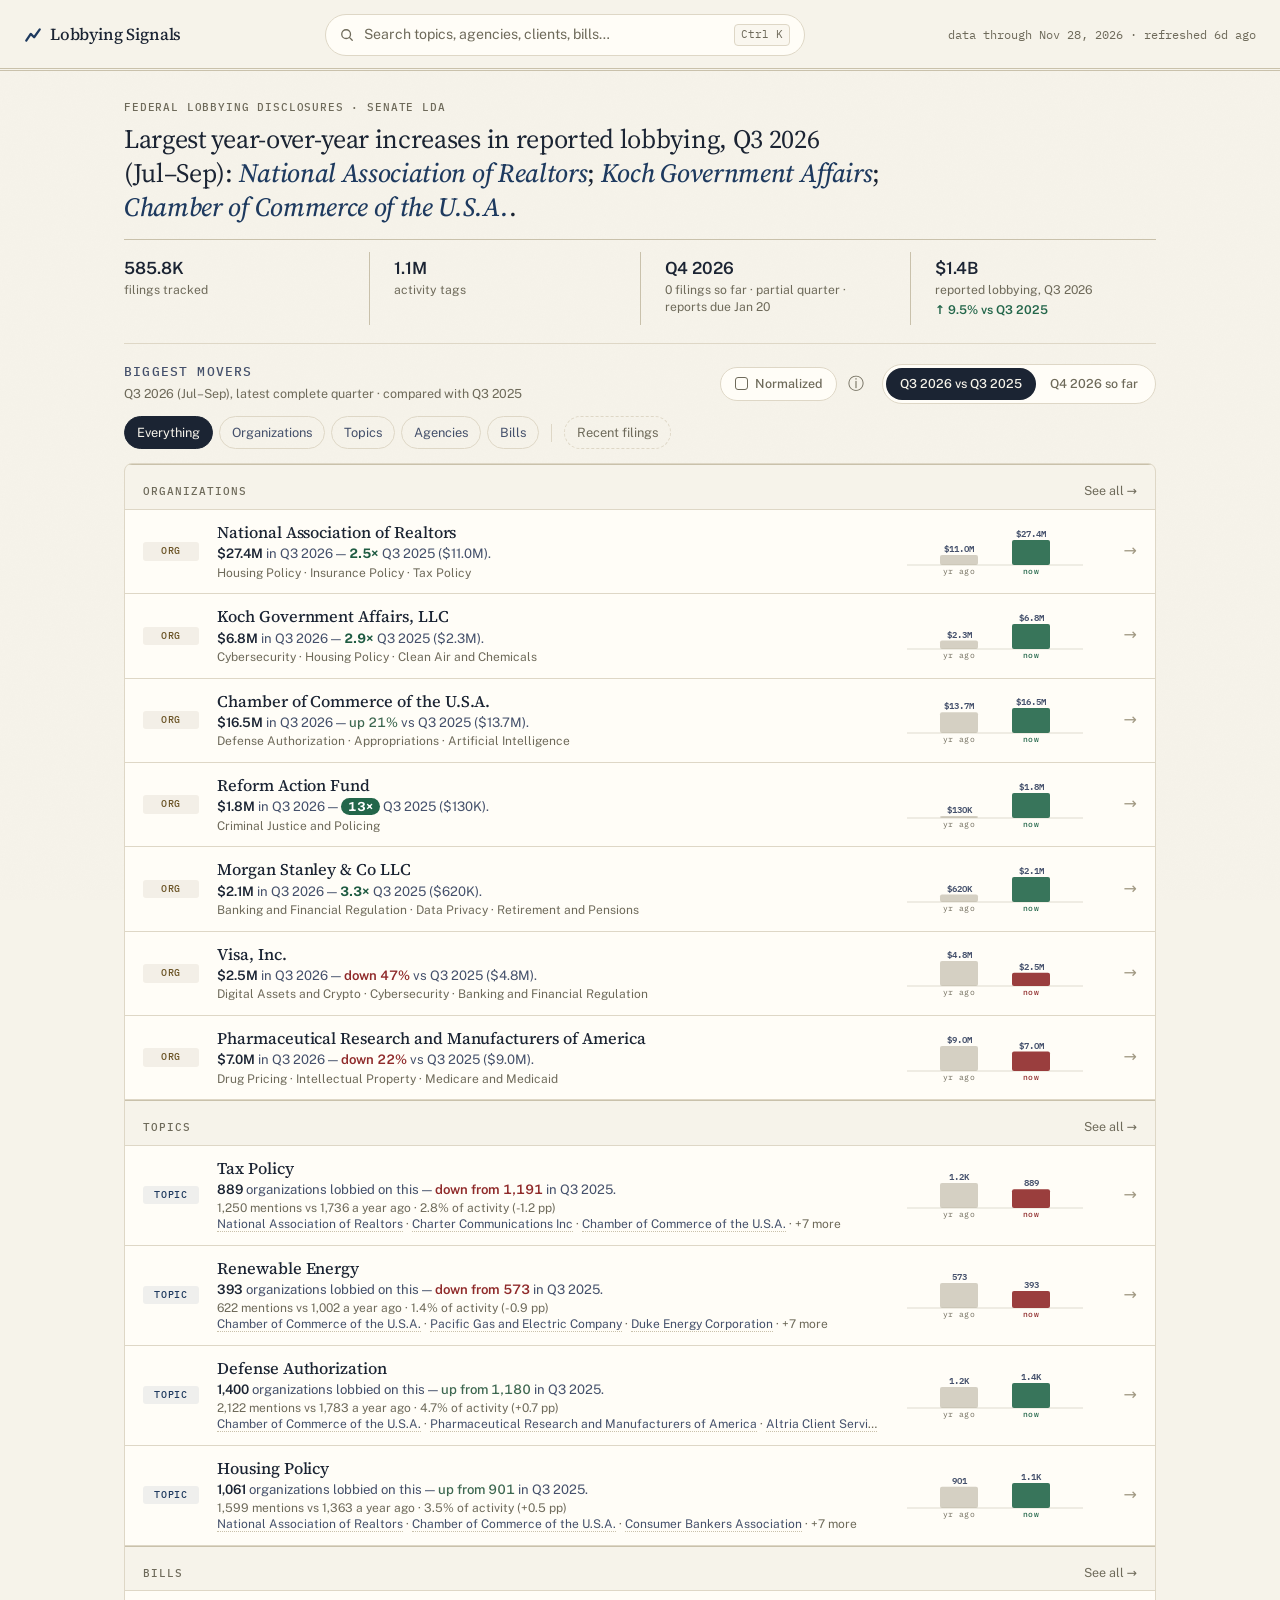
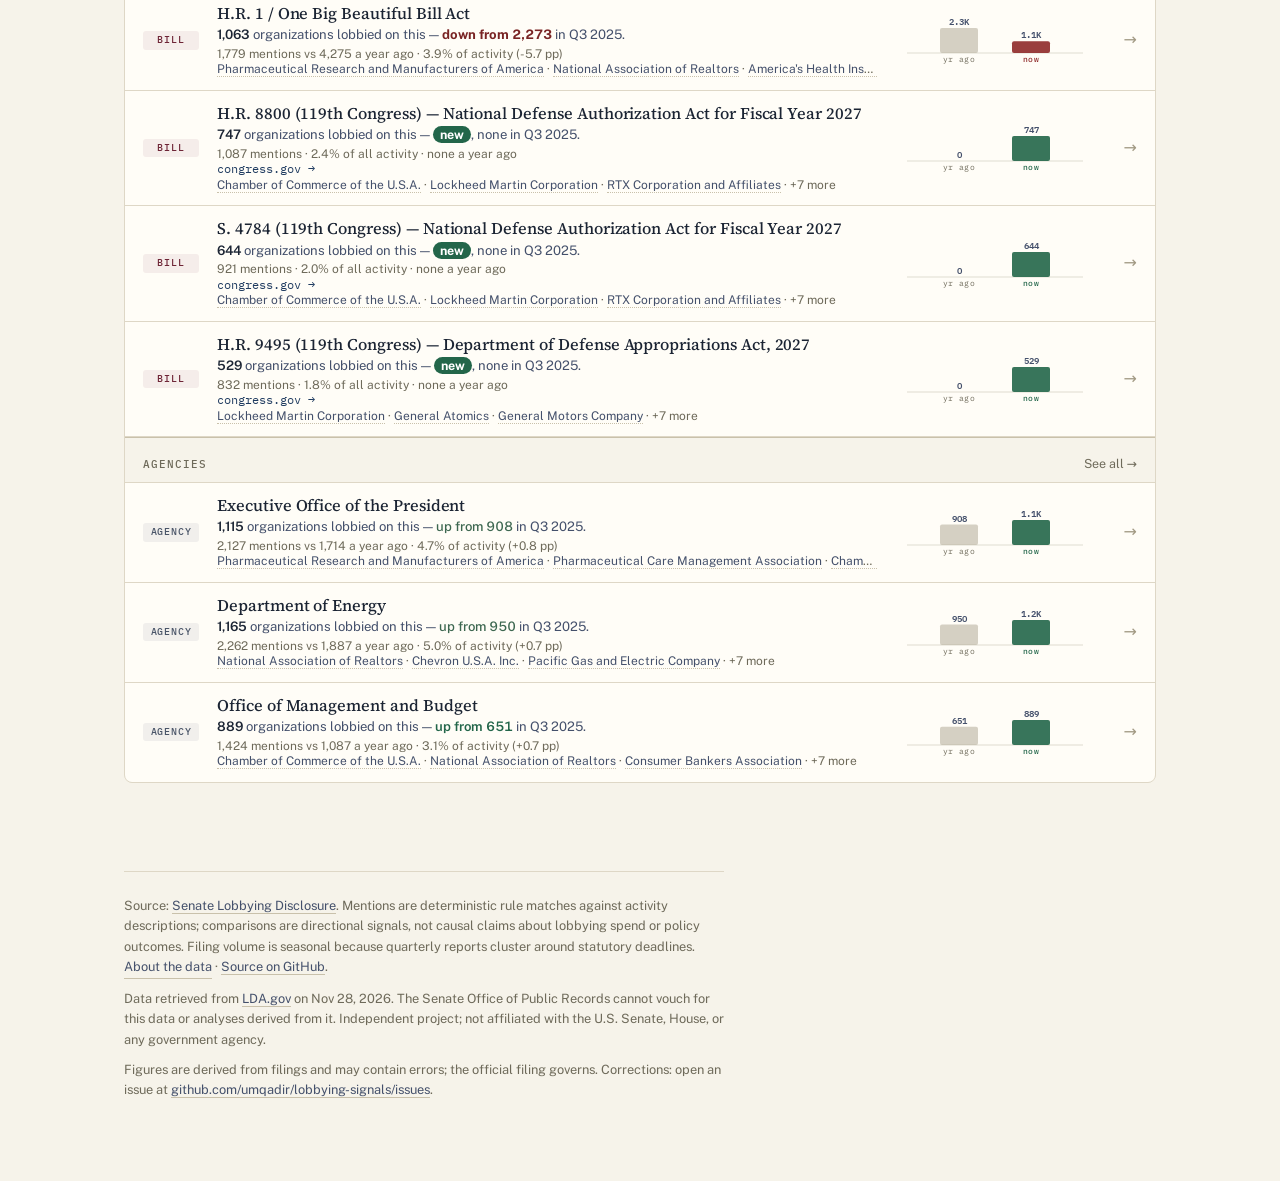
<file: docs/index.html>
<!DOCTYPE html>
<html lang="en">
<head>
    <meta charset="UTF-8">
    <meta name="viewport" content="width=device-width, initial-scale=1.0">
    <title>Lobbying Signals</title>
    <meta name="description" content="Quarterly changes in federal lobbying by organization, topic, agency, and bill, from Lobbying Disclosure Act filings.">
    <meta property="og:type" content="website">
    <meta property="og:title" content="Lobbying Signals">
    <meta property="og:description" content="Quarterly changes in federal lobbying by organization, topic, agency, and bill, from Lobbying Disclosure Act filings.">
    <meta property="og:url" content="https://umqadir.github.io/lobbying-signals/">
    <meta property="og:site_name" content="Lobbying Signals">
    <meta property="og:image" content="https://umqadir.github.io/lobbying-signals/social-preview.png">
    <meta property="og:image:width" content="2400">
    <meta property="og:image:height" content="1260">
    <meta property="og:image:alt" content="Lobbying Signals: quarterly changes in federal lobbying disclosures">
    <meta name="twitter:card" content="summary_large_image">
    <meta name="twitter:title" content="Lobbying Signals">
    <meta name="twitter:description" content="Quarterly changes in federal lobbying by organization, topic, agency, and bill, from Lobbying Disclosure Act filings.">
    <meta name="twitter:image" content="https://umqadir.github.io/lobbying-signals/social-preview.png">
    <meta name="twitter:image:alt" content="Lobbying Signals: quarterly changes in federal lobbying disclosures">
    <link rel="icon" href="data:image/svg+xml,%3Csvg xmlns='http://www.w3.org/2000/svg' viewBox='0 0 16 16'%3E%3Cpath d='M2 13L6 7L9 10L14 3' stroke='%231e3a5f' stroke-width='2' fill='none' stroke-linecap='round' stroke-linejoin='round'/%3E%3C/svg%3E">
    <link rel="icon" href="favicon.ico" sizes="32x32">
    <link rel="apple-touch-icon" href="apple-touch-icon.png">
    <link rel="preconnect" href="https://fonts.googleapis.com">
    <link rel="preconnect" href="https://fonts.gstatic.com" crossorigin>
    <link href="https://fonts.googleapis.com/css2?family=Source+Serif+4:opsz,wght@8..60,400;8..60,500;8..60,600&family=Public+Sans:wght@400;500;600;700&family=IBM+Plex+Mono:wght@400;500&display=swap" rel="stylesheet">
    <link rel="stylesheet" href="styles.css?v=2026-10-26">
</head>
<body>
    <header class="topbar">
        <a class="brand" href="#" aria-label="Lobbying Signals home">
            <svg class="brand-mark" viewBox="0 0 16 16" aria-hidden="true">
                <path d="M2 13L6 7L9 10L14 3" stroke="currentColor" stroke-width="2" fill="none" stroke-linecap="round" stroke-linejoin="round"/>
            </svg>
            <span>Lobbying Signals</span>
        </a>
        <button class="search-trigger" id="search-trigger" type="button" aria-label="Open search">
            <svg viewBox="0 0 16 16" aria-hidden="true" class="search-icon">
                <circle cx="7" cy="7" r="5" fill="none" stroke="currentColor" stroke-width="1.5"/>
                <path d="M11 11L14 14" stroke="currentColor" stroke-width="1.5" stroke-linecap="round"/>
            </svg>
            <span class="search-trigger-label">Search topics, agencies, clients, bills…</span>
            <kbd class="search-trigger-kbd">⌘K</kbd>
        </button>
        <div class="topbar-meta" id="topbar-meta"></div>
    </header>

    <main class="page">
        <section class="hero" id="hero">
            <p class="hero-eyebrow">Federal lobbying disclosures · Senate LDA</p>
            <h1 class="hero-headline" id="hero-headline">Loading the latest signals…</h1>
            <ul class="hero-stats" id="hero-stats"></ul>
            <p class="hero-asof" id="hero-asof" hidden></p>
        </section>

        <section class="movers">
            <div class="movers-head">
                <div class="movers-title">
                    <h2>Biggest movers</h2>
                    <p class="movers-sub" id="movers-sub">Loading…</p>
                </div>
                <div class="movers-controls">
                    <div class="norm-control" id="norm-control" hidden>
                        <button class="norm-toggle" id="norm-toggle" type="button" hidden aria-pressed="false" aria-describedby="norm-explainer">
                            <span class="norm-box" aria-hidden="true">
                                <svg viewBox="0 0 10 10"><path d="M1.5 5.5L4 8L8.5 2.5" stroke="currentColor" stroke-width="2" fill="none" stroke-linecap="round" stroke-linejoin="round"/></svg>
                            </span>
                            <span class="norm-label">Normalized</span>
                        </button>
                        <button class="norm-info" id="norm-info" type="button" aria-label="About Normalized" aria-describedby="norm-explainer" aria-controls="norm-explainer" aria-expanded="false">ⓘ</button>
                        <div class="norm-explainer" id="norm-explainer" role="tooltip" hidden></div>
                    </div>
                    <div class="seg" id="frame-seg" role="group" aria-label="Comparison period"></div>
                </div>
            </div>
            <div class="cat-row" id="cat-row" role="group" aria-label="Category">
                <button class="cat-pill active" data-cat="all" type="button" aria-pressed="true">Everything</button>
                <button class="cat-pill" data-cat="clients" type="button" id="cat-pill-clients" aria-pressed="false">Organizations</button>
                <button class="cat-pill" data-cat="topics" type="button" aria-pressed="false">Topics</button>
                <button class="cat-pill" data-cat="entities" type="button" aria-pressed="false">Agencies</button>
                <button class="cat-pill" data-cat="legislation" type="button" aria-pressed="false">Bills</button>
                <span class="cat-row-sep" aria-hidden="true"></span>
                <button class="cat-pill ghost" data-cat="recent" type="button" aria-pressed="false">Recent filings</button>
            </div>
            <ol class="mover-list" id="mover-list"></ol>
        </section>

        <footer class="footnote">
            <p>Source: <a href="https://lda.gov/filings/public/filing/search/" rel="noopener">Senate Lobbying Disclosure</a>. Mentions are deterministic rule matches against activity descriptions; comparisons are directional signals, not causal claims about lobbying spend or policy outcomes. Filing volume is seasonal because quarterly reports cluster around statutory deadlines. <button class="footnote-link" type="button" data-open-about>About the data</button> · <a href="https://github.com/umqadir/lobbying-signals" rel="noopener">Source on GitHub</a>.</p>
            <p>Data retrieved from <a href="https://lda.gov/" rel="noopener">LDA.gov</a><span data-retrieved></span>. The Senate Office of Public Records cannot vouch for this data or analyses derived from it. Independent project; not affiliated with the U.S. Senate, House, or any government agency.</p>
            <p>Figures are derived from filings and may contain errors; the official filing governs. Corrections: open an issue at <a href="https://github.com/umqadir/lobbying-signals/issues" rel="noopener">github.com/umqadir/lobbying-signals/issues</a>.</p>
        </footer>
    </main>

    <div class="about" id="about" aria-hidden="true">
        <div class="about-scrim" data-close-about></div>
        <div class="about-card" role="dialog" aria-modal="true" aria-labelledby="about-title" tabindex="-1">
            <header class="about-head">
                <h2 id="about-title">About the data</h2>
                <button class="drawer-close" type="button" data-close-about aria-label="Close">
                    <svg viewBox="0 0 16 16" aria-hidden="true"><path d="M4 4L12 12M12 4L4 12" stroke="currentColor" stroke-width="1.5" stroke-linecap="round"/></svg>
                </button>
            </header>
            <div class="about-body">
                <p><strong>What this is.</strong> A tracker of federal lobbying disclosures filed with the Senate under the Lobbying Disclosure Act (LDA). It shows which organizations, topics, agencies, and bills have more or less reported lobbying activity than a year earlier.</p>
                <p><strong>Where the data comes from.</strong> Quarterly activity reports from the official <a href="https://lda.gov/filings/public/filing/search/" rel="noopener">Senate LDA database</a>, refreshed daily. Coverage: <span id="about-coverage">several years of filings</span>. Every example filing links to the official Senate record.</p>
                <p><strong>What a “mention” is.</strong> Each filing describes its lobbying activities in free text. Versioned, deterministic rules (no AI model calls) tag those descriptions with topics, agencies, and legislation. One activity description that matches a tag counts as one mention, so a single filing can produce many mentions. Bill numbers are scoped to their Congress (an “H.R. 1” from 2017 and one from 2025 are different laws), and a law's number, short name, and public-law number are counted as one bill.</p>
                <p><strong>How comparisons work.</strong> Every view uses the same two comparison periods. Both are year-over-year and both use report quarters (Q1 = Jan–Mar, Q2 = Apr–Jun, Q3 = Jul–Sep, Q4 = Oct–Dec). LDA reports are filed quarterly and most arrive just before each deadline, so comparing rolling date windows would mostly measure when reports were filed. The default view compares the latest complete report quarter with the same quarter a year earlier; lobbying is seasonal, so same-quarter comparisons are like for like. The second view covers the most recent quarter, whose reports are still arriving: reports filed so far are compared with reports for the same quarter last year that had been filed by the same date. Early in a filing period that sample is small, and filing counts are shown for both sides. “Share” is a tag's percentage of all tagged mentions in a period, which adjusts for changes in total volume.</p>
                <p><strong>Normalized view.</strong> The Normalized tickbox restates aggregate dollar figures in constant dollars (CPI-U, base = the latest complete calendar year, each quarter deflated by its own factor) and switches mention histories to each quarter's share of all tagged activity. This removes the effect of overall inflation and of growth in total filing volume. Individual filing records always show as-filed amounts.</p>
                <p><strong>Confidence.</strong> A rule-based label based on how much volume sits behind a change and how far its share moved against the year-ago quarter. It is not a statistical test.</p>
                <p><strong>Limitations.</strong> These are descriptive comparisons, not causal claims. Income is reported per filing, not per issue, so income figures attribute a filing's whole income to each of its tags. The newest quarter is incomplete until well after the statutory deadline. Rule-based tagging misses paraphrases a person would catch. Amendments and termination reports are included: when a filer amends or terminates a report, its latest filing replaces the original for that report period, so the figures shown are the corrected ones, not the amounts originally filed. A small number of filings report amounts that are not U.S.-dollar lobbying spending (for example, an amount stated in a currency the filer issued itself). These were checked by hand against the Senate record and are excluded; the reasons and evidence are documented in the source code.</p>
                <p><strong>Organization spend.</strong> The Organizations view tracks reported dollars rather than mention counts: each client's reported income or expenses, summed per organization per report quarter, under the same two comparison periods as everything else. A quarter counts as complete about six weeks after its statutory filing deadline, so late filings do not appear as a decline. Name variants for the same organization (legal-suffix differences, "on behalf of" filers, former names) are combined. These are quarterly LDA totals and are not divided among the topics an organization lobbied on.</p>
                <p><strong>Source terms and corrections.</strong> Data retrieved from <a href="https://lda.gov/" rel="noopener">LDA.gov</a><span data-retrieved></span>. The Senate Office of Public Records cannot vouch for this data or analyses derived from it. Independent project; not affiliated with the U.S. Senate, House, or any government agency. Figures are derived from filings and may contain errors; the official filing governs. Corrections: open an issue at <a href="https://github.com/umqadir/lobbying-signals/issues" rel="noopener">github.com/umqadir/lobbying-signals/issues</a>.</p>
            </div>
        </div>
    </div>

    <div class="drawer" id="drawer" aria-hidden="true">
        <div class="drawer-scrim" data-close-drawer></div>
        <div class="drawer-card" id="drawer-card" role="dialog" aria-modal="true" aria-label="Detail panel" tabindex="-1">
            <header class="drawer-head">
                <div class="drawer-trail" id="drawer-trail"></div>
                <button class="drawer-close" type="button" data-close-drawer aria-label="Close detail panel">
                    <svg viewBox="0 0 16 16" aria-hidden="true"><path d="M4 4L12 12M12 4L4 12" stroke="currentColor" stroke-width="1.5" stroke-linecap="round"/></svg>
                </button>
            </header>
            <div class="drawer-body" id="drawer-body"></div>
        </div>
    </div>

    <div class="palette" id="palette" aria-hidden="true">
        <div class="palette-scrim" data-close-palette></div>
        <div class="palette-card" role="dialog" aria-label="Search">
            <div class="palette-input-row">
                <svg viewBox="0 0 16 16" aria-hidden="true" class="palette-icon">
                    <circle cx="7" cy="7" r="5" fill="none" stroke="currentColor" stroke-width="1.5"/>
                    <path d="M11 11L14 14" stroke="currentColor" stroke-width="1.5" stroke-linecap="round"/>
                </svg>
                <input id="palette-input" type="text" placeholder="Search topics, agencies, clients, bills…" autocomplete="off" spellcheck="false">
                <kbd class="palette-kbd">esc</kbd>
            </div>
            <div class="palette-results" id="palette-results"></div>
            <div class="palette-foot">
                <span><kbd>↑↓</kbd> navigate</span>
                <span><kbd>↵</kbd> open</span>
                <span><kbd>esc</kbd> close</span>
            </div>
        </div>
    </div>

    <script src="app.js?v=2026-10-26"></script>
</body>
</html>
</file>
<file: docs/styles.css>
/* ══════════════════════════════════════════════
   Lobbying Signals — Editorial dashboard
   ══════════════════════════════════════════════ */

*, *::before, *::after { margin: 0; padding: 0; box-sizing: border-box; }

:root {
    /* Surfaces */
    --bg:        #f6f3ea;
    --paper:    #fffdf7;
    --paper-2:   #faf7ef;
    --line:     #ded7c6;
    --line-2:   #c9c1ab;

    /* Ink */
    --ink:        #1b2433;
    --ink-2:     #44506b;
    --ink-3:     #6e6a5a;
    --ink-4:     #a29a84;

    /* Accents */
    --accent:        #1e3a5f;          /* federal navy — primary signal */
    --accent-soft:    rgba(30,58,95,0.07);
    --accent-line:    rgba(30,58,95,0.22);

    --up:           #23664a;
    --up-soft:      rgba(35,102,74,0.10);
    --down:         #8f2a2a;
    --down-soft:    rgba(143,42,42,0.08);

    /* Category hues */
    --cat-topic:        #1f3a5f;
    --cat-topic-soft:    rgba(31,58,95,0.07);
    --cat-entity:        #4a5568;
    --cat-entity-soft:    rgba(74,85,104,0.08);
    --cat-bill:        #6e2536;
    --cat-bill-soft:    rgba(110,37,54,0.07);
    --cat-org:        #6b5426;
    --cat-org-soft:    rgba(107,84,38,0.08);
    --cat-filing:        #4a4a4a;
    --cat-filing-soft:   rgba(74,74,74,0.06);

    /* Type */
    --serif:    'Source Serif 4', 'Iowan Old Style', 'Charter', Georgia, serif;
    --sans:    'Public Sans', -apple-system, system-ui, 'Segoe UI', sans-serif;
    --mono:    'IBM Plex Mono', 'SF Mono', ui-monospace, monospace;

    --radius:    4px;
    --radius-lg:    8px;
    --radius-pill:    999px;

    --shadow-sm:    0 1px 2px rgba(20,20,20,0.03);
    --shadow:    0 4px 16px rgba(20,20,20,0.04), 0 1px 2px rgba(20,20,20,0.03);
    --shadow-lg:    0 24px 60px rgba(20,20,20,0.11), 0 4px 16px rgba(20,20,20,0.06);

    --ease:    cubic-bezier(0.22, 0.1, 0.25, 1);
    --max-w:    1080px;
}

@media (prefers-color-scheme: dark) {
    :root {
        --bg:        #12151c;
        --paper:    #191d27;
        --paper-2:    #1f2430;
        --line:        #2a3040;
        --line-2:        #39415a;

        --ink:        #e9e5d8;
        --ink-2:    #b8b2a0;
        --ink-3:    #8d8875;
        --ink-4:    #5f5c4e;

        --accent:        #8fb0d6;
        --accent-soft:    rgba(143,176,214,0.10);
        --accent-line:    rgba(143,176,214,0.28);

        --up:        #5fae85;
        --up-soft:    rgba(95,174,133,0.10);
        --down:        #cf7a72;
        --down-soft:    rgba(207,122,114,0.10);

        --cat-topic:        #93b8e0;
        --cat-topic-soft:    rgba(147,184,224,0.10);
        --cat-entity:        #a9b4c7;
        --cat-entity-soft:    rgba(169,180,199,0.10);
        --cat-bill:        #c48a93;
        --cat-bill-soft:    rgba(196,138,147,0.10);
        --cat-org:        #d6b066;
        --cat-org-soft:    rgba(214,176,102,0.10);
        --cat-filing:        #b8b2a0;
        --cat-filing-soft:    rgba(184,178,160,0.08);

        --shadow-sm:    0 1px 2px rgba(0,0,0,0.21);
        --shadow:    0 4px 16px rgba(0,0,0,0.21), 0 1px 2px rgba(0,0,0,0.14);
        --shadow-lg:    0 24px 60px rgba(0,0,0,0.35), 0 4px 16px rgba(0,0,0,0.21);
    }
}

html { color-scheme: light dark; }

body {
    position: relative;
    background: var(--bg);
    color: var(--ink);
    font-family: var(--sans);
    font-size: 15px;
    line-height: 1.55;
    -webkit-font-smoothing: antialiased;
    -moz-osx-font-smoothing: grayscale;
    min-height: 100vh;
}

/* Paper grain — a faint fixed noise overlay for the archival-paper light
   theme. Off in dark mode, where the ink surfaces don't read as paper. */
body::before {
    content: "";
    position: fixed;
    inset: 0;
    z-index: -1;
    pointer-events: none;
    opacity: 0.022;
    background-image: url("data:image/svg+xml,%3Csvg xmlns='http://www.w3.org/2000/svg' width='180' height='180'%3E%3Cfilter id='n'%3E%3CfeTurbulence type='fractalNoise' baseFrequency='0.85' numOctaves='2' stitchTiles='stitch'/%3E%3CfeColorMatrix type='saturate' values='0'/%3E%3C/filter%3E%3Crect width='100%25' height='100%25' filter='url(%23n)'/%3E%3C/svg%3E");
    background-repeat: repeat;
}

@media (prefers-color-scheme: dark) {
    body::before { display: none; }
}

a { color: var(--accent); text-decoration: none; }
a:hover { text-decoration: underline; }

button { font: inherit; color: inherit; cursor: pointer; background: none; border: none; }
input { font: inherit; color: inherit; }

/* ─── Top bar ─── */

.topbar {
    position: sticky;
    top: 0;
    z-index: 50;
    display: grid;
    grid-template-columns: auto 1fr auto;
    align-items: center;
    gap: 24px;
    padding: 14px 24px 12px;
    background: rgba(246,243,234,0.88);
    backdrop-filter: blur(10px);
    -webkit-backdrop-filter: blur(10px);
    border-bottom: 3px double var(--line-2);
}

@media (prefers-color-scheme: dark) {
    .topbar { background: rgba(18,21,28,0.88); }
}

.brand {
    display: inline-flex;
    align-items: center;
    gap: 8px;
    color: var(--ink);
    text-decoration: none;
    font-family: var(--serif);
    font-size: 1.05rem;
    font-weight: 500;
    letter-spacing: -0.01em;
}

.brand:hover { text-decoration: none; color: var(--accent); }

.brand-mark { width: 18px; height: 18px; color: var(--accent); flex-shrink: 0; }

.search-trigger {
    display: inline-flex;
    align-items: center;
    gap: 10px;
    width: 100%;
    max-width: 480px;
    margin: 0 auto;
    padding: 9px 14px;
    background: var(--paper);
    border: 1px solid var(--line);
    border-radius: var(--radius-pill);
    color: var(--ink-3);
    font-size: 0.88rem;
    transition: border-color 0.15s var(--ease), background 0.15s var(--ease);
}

.search-trigger:hover {
    border-color: var(--line-2);
    background: var(--paper-2);
    color: var(--ink-2);
}

.search-icon { width: 14px; height: 14px; flex-shrink: 0; color: var(--ink-3); }
.search-trigger-label {
    flex: 1;
    text-align: left;
    overflow: hidden;
    text-overflow: ellipsis;
    white-space: nowrap;
}

.search-trigger-kbd, kbd {
    font-family: var(--mono);
    font-size: 0.7rem;
    color: var(--ink-3);
    background: var(--paper-2);
    border: 1px solid var(--line);
    border-radius: 4px;
    padding: 1px 6px;
}

.topbar-meta {
    font-family: var(--mono);
    font-size: 0.72rem;
    color: var(--ink-3);
    white-space: nowrap;
    text-align: right;
}

/* ─── Page layout ─── */

.page {
    max-width: var(--max-w);
    margin: 0 auto;
    padding: 0 24px 80px;
}

/* ─── Hero ─── */

.hero {
    padding: 28px 0 18px;
    border-bottom: 1px solid var(--line);
}

.hero-eyebrow {
    font-family: var(--mono);
    font-size: 0.66rem;
    font-weight: 500;
    text-transform: uppercase;
    letter-spacing: 0.08em;
    color: var(--ink-3);
    margin-bottom: 8px;
}

.hero-headline {
    font-family: var(--serif);
    font-size: clamp(1.25rem, 2.4vw, 1.65rem);
    font-weight: 400;
    line-height: 1.28;
    letter-spacing: -0.012em;
    color: var(--ink);
    max-width: 60ch;
}

.hero-headline em {
    font-style: italic;
    color: var(--accent);
    font-weight: 500;
}

.hero-stats {
    list-style: none;
    display: flex;
    flex-wrap: wrap;
    gap: 0;
    margin-top: 14px;
    padding-top: 12px;
    border-top: 1px solid var(--line-2);
}

.hero-stats li {
    flex: 1;
    min-width: 150px;
    padding: 6px 24px;
    border-right: 1px solid var(--line-2);
    display: flex;
    flex-direction: column;
    gap: 3px;
}

.hero-stats li:first-child { padding-left: 0; }
.hero-stats li:last-child { border-right: none; padding-right: 0; }

.hero-stats .stat-value {
    display: block;
    font-family: var(--sans);
    font-size: 1.05rem;
    font-weight: 600;
    color: var(--ink);
    letter-spacing: -0.005em;
    line-height: 1.2;
}

.hero-stats .stat-label {
    display: block;
    font-size: 0.76rem;
    color: var(--ink-3);
    line-height: 1.45;
}

.hero-stats .stat-trend.up { color: var(--up); }
.hero-stats .stat-trend.down { color: var(--down); }
.hero-stats .stat-change { font-weight: 600; }

/* Phones: the top bar's "data through" date moves under the hero. */
.hero-asof {
    display: none;
    margin-top: 12px;
    font-family: var(--mono);
    font-size: 0.72rem;
    color: var(--ink-3);
}
.hero-asof[hidden] { display: none !important; }

/* No physical keyboard shortcut on touch-only devices. */
@media (hover: none) and (pointer: coarse) {
    .search-trigger-kbd { display: none; }
}

/* ─── Movers ─── */

/* The hero's border-bottom is the one divider between sections — no
   second hairline here, and no stacked padding band. */
.movers {
    padding: 18px 0 24px;
}

.movers-head {
    display: flex;
    align-items: flex-end;
    justify-content: space-between;
    gap: 16px;
    flex-wrap: wrap;
    margin-bottom: 12px;
}

.movers-title h2 {
    font-family: var(--mono);
    font-size: 0.82rem;
    font-weight: 500;
    text-transform: uppercase;
    letter-spacing: 0.09em;
    color: var(--ink-2);
}

.movers-sub {
    font-size: 0.78rem;
    color: var(--ink-3);
    margin-top: 2px;
}

.movers-controls {
    display: flex;
    gap: 10px;
    flex-wrap: wrap;
}

.seg {
    display: inline-flex;
    background: var(--paper);
    border: 1px solid var(--line);
    border-radius: var(--radius-pill);
    padding: 3px;
}

.seg-btn {
    padding: 6px 14px;
    border-radius: var(--radius-pill);
    font-size: 0.78rem;
    font-weight: 500;
    color: var(--ink-3);
    transition: all 0.12s var(--ease);
    white-space: nowrap;
}

.seg-btn:hover { color: var(--ink); }

.seg-btn.active {
    background: var(--ink);
    color: var(--bg);
}

.seg-btn:disabled {
    color: var(--ink-4);
    opacity: 0.55;
    cursor: not-allowed;
}
.seg-btn:disabled:hover { color: var(--ink-4); }

/* Normalization control and category-specific explanation. */
.norm-control { display: inline-flex; align-items: center; gap: 3px; position: relative; }
.norm-control[hidden], .norm-explainer[hidden] { display: none; }
.norm-info {
    width: 32px;
    min-height: 32px;
    flex: none;
    border: none;
    border-radius: var(--radius-pill);
    background: transparent;
    color: var(--ink-3);
    font-size: 1rem;
}
.norm-info:hover { color: var(--ink); background: var(--accent-soft); }
.norm-explainer {
    position: absolute;
    left: 0;
    top: calc(100% + 7px);
    z-index: 20;
    width: min(300px, calc(100vw - 36px));
    padding: 10px 12px;
    border: 1px solid var(--line);
    border-radius: var(--radius);
    background: var(--paper);
    box-shadow: var(--shadow);
    color: var(--ink-2);
    font-size: 0.78rem;
    line-height: 1.5;
}
.norm-explainer p + p { margin-top: 6px; }
.norm-toggle {
    display: inline-flex;
    align-items: center;
    gap: 7px;
    background: var(--paper);
    border: 1px solid var(--line);
    border-radius: var(--radius-pill);
    padding: 6px 14px;
    font-size: 0.78rem;
    font-weight: 500;
    color: var(--ink-3);
    transition: all 0.12s var(--ease);
    white-space: nowrap;
}

.norm-toggle:hover { color: var(--ink); }

.norm-toggle .norm-box {
    width: 13px;
    height: 13px;
    border: 1.5px solid currentColor;
    border-radius: 3px;
    display: inline-flex;
    align-items: center;
    justify-content: center;
    flex: none;
}

.norm-toggle .norm-box svg { width: 9px; height: 9px; opacity: 0; }

.norm-toggle.active {
    color: var(--ink);
    border-color: var(--ink);
}

.norm-toggle.active .norm-box {
    background: var(--ink);
    border-color: var(--ink);
    color: var(--bg);
}

.norm-toggle.active .norm-box svg { opacity: 1; }

.norm-toggle[hidden] { display: none; }

/* On Recent filings the frame toggle doesn't apply — it stays in place,
   dimmed, so controls never move or vanish between tabs. */
.seg.seg-disabled {
    opacity: 0.4;
    pointer-events: none;
}

@media (prefers-color-scheme: dark) {
    .seg-btn.active { background: var(--ink); color: var(--bg); }
}

/* ─── Category pills ─── */

.cat-row {
    display: flex;
    flex-wrap: wrap;
    gap: 6px;
    align-items: center;
    margin-bottom: 14px;
}

.cat-pill {
    padding: 6px 12px;
    background: transparent;
    border: 1px solid var(--line);
    border-radius: var(--radius-pill);
    font-size: 0.8rem;
    color: var(--ink-2);
    transition: all 0.12s var(--ease);
}

.cat-pill:hover {
    border-color: var(--line-2);
    color: var(--ink);
}

.cat-pill.active {
    background: var(--ink);
    color: var(--bg);
    border-color: var(--ink);
}

.cat-pill.ghost {
    background: transparent;
    border-style: dashed;
    color: var(--ink-3);
}

.cat-pill.ghost.active {
    background: var(--accent);
    color: white;
    border-color: var(--accent);
    border-style: solid;
}

.cat-row-sep {
    flex: 0 0 1px;
    height: 18px;
    background: var(--line);
    margin: 0 6px;
}

/* ─── Mover cards ─── */

.mover-list {
    list-style: none;
    display: grid;
    gap: 1px;
    background: var(--line);
    border: 1px solid var(--line);
    border-radius: var(--radius-lg);
    overflow: hidden;
}

/* Section headers inside the "Everything" digest */
.mover-section-head {
    display: flex;
    align-items: baseline;
    justify-content: space-between;
    padding: 16px 18px 8px;
    background: var(--bg);
    border-top: 1px solid var(--line-2);
}

.mover-section-title {
    font-family: var(--mono);
    font-size: 0.7rem;
    font-weight: 500;
    text-transform: uppercase;
    letter-spacing: 0.09em;
    color: var(--ink-3);
}

.mover-see-all {
    font-size: 0.78rem;
    color: var(--ink-3);
    transition: color 0.12s var(--ease);
}

.mover-see-all:hover { color: var(--accent); }

.mover {
    background: var(--paper);
    padding: 12px 18px;
    cursor: pointer;
    display: grid;
    grid-template-columns: auto 1fr 200px 24px;
    gap: 18px;
    align-items: center;
    transition: background 0.12s var(--ease);
    position: relative;
}

.mover:hover { background: var(--paper-2); }

.mover:focus-visible {
    outline: 2px solid var(--accent);
    outline-offset: -2px;
}

.mover-main { min-width: 0; }

.cat-tag {
    font-family: var(--mono);
    font-size: 0.6rem;
    font-weight: 500;
    text-transform: uppercase;
    letter-spacing: 0.08em;
    padding: 2px 7px;
    border-radius: 3px;
    line-height: 1.5;
    white-space: nowrap;
}

.mover .cat-tag {
    align-self: center;
    min-width: 56px;
    text-align: center;
}

.cat-tag.topics       { color: var(--cat-topic);    background: var(--cat-topic-soft); }
.cat-tag.entities     { color: var(--cat-entity);   background: var(--cat-entity-soft); }
.cat-tag.legislation  { color: var(--cat-bill);     background: var(--cat-bill-soft); }
.cat-tag.filing       { color: var(--cat-filing);   background: var(--cat-filing-soft); }
.cat-tag.client,
.cat-tag.clients      { color: var(--cat-org);       background: var(--cat-org-soft); }

.cat-tag-label {
    /* Used for the "Topic" "Agency" etc. label inside the colored tag */
}

.mover-name {
    font-family: var(--serif);
    font-size: 1.02rem;
    font-weight: 500;
    color: var(--ink);
    letter-spacing: -0.003em;
    line-height: 1.25;
    margin: 0 0 3px;
    overflow: hidden;
    text-overflow: ellipsis;
    white-space: nowrap;
}

.mover-headline {
    font-size: 0.82rem;
    color: var(--ink-2);
    margin-bottom: 2px;
    line-height: 1.4;
    overflow: hidden;
    text-overflow: ellipsis;
    white-space: nowrap;
}

.mover-headline strong {
    font-weight: 600;
    color: var(--ink);
}

/* Delta token: color & weight scale with magnitude */
.delta {
    font-weight: 600;
    font-variant-numeric: tabular-nums;
}
.delta-up         { color: var(--up); }
.delta-down       { color: var(--down); }
.delta-flat       { color: var(--ink-3); font-weight: 500; }

.delta-up-mild    { color: color-mix(in srgb, var(--up) 65%, var(--ink-3)); font-weight: 500; }
.delta-down-mild  { color: color-mix(in srgb, var(--down) 65%, var(--ink-3)); font-weight: 500; }

.delta-up-strong  { color: color-mix(in srgb, var(--up) 100%, black 12%); font-weight: 700; }
.delta-down-strong{ color: color-mix(in srgb, var(--down) 100%, black 18%); font-weight: 700; }

.delta-up-x       {
    color: #ffffff;
    background: var(--up);
    font-weight: 700;
    padding: 1px 7px;
    border-radius: var(--radius-pill);
    letter-spacing: 0.01em;
    font-size: 0.78rem;
}
.delta-down-x     {
    color: #ffffff;
    background: color-mix(in srgb, var(--down) 100%, black 18%);
    font-weight: 700;
    padding: 1px 7px;
    border-radius: var(--radius-pill);
    letter-spacing: 0.01em;
    font-size: 0.78rem;
}

@media (prefers-color-scheme: dark) {
    .delta-up-strong   { color: color-mix(in srgb, var(--up) 100%, white 14%); }
    .delta-down-strong { color: color-mix(in srgb, var(--down) 100%, white 14%); }
    .delta-up-x        { color: #0e1410; background: color-mix(in srgb, var(--up) 100%, white 8%); }
    .delta-down-x      { color: #1c0e0e; background: color-mix(in srgb, var(--down) 100%, white 8%); }
}

.mover-clients {
    font-size: 0.75rem;
    color: var(--ink-3);
    overflow: hidden;
    text-overflow: ellipsis;
    white-space: nowrap;
    line-height: 1.3;
}

.mover-clients .pivot {
    color: var(--ink-2);
    border-bottom: 1px dotted var(--line-2);
    cursor: pointer;
}

.mover-clients .pivot:hover {
    color: var(--accent);
    border-bottom-color: var(--accent);
}

.mover-spark {
    width: 100%;
    height: 28px;
    align-self: center;
}

.mover-trend {
    width: 100%;
    align-self: center;
    overflow: visible;
}

.trend-svg {
    width: 100%;
    height: 48px;
    display: block;
    overflow: visible;
}

/* Subtle pulse on the latest-value halo */
@keyframes trend-pulse {
    0%, 100% { transform: scale(1); opacity: 0.18; }
    50%      { transform: scale(1.4); opacity: 0.32; }
}
.trend-svg circle:nth-of-type(1) {
    transform-origin: center;
    transform-box: fill-box;
    animation: trend-pulse 2.6s ease-in-out infinite;
}
@media (prefers-reduced-motion: reduce) {
    .trend-svg circle:nth-of-type(1) { animation: none; }
}

.mover-arrow {
    display: flex;
    align-items: center;
    justify-content: flex-end;
    color: var(--ink-4);
    font-size: 1rem;
    transition: transform 0.15s var(--ease), color 0.15s var(--ease);
}

.mover:hover .mover-arrow { transform: translateX(3px); color: var(--accent); }

/* Recent filing card variant */
.mover.filing-card {
    grid-template-columns: auto 1fr 100px 24px;
}

.mover.filing-card .mover-name { font-size: 0.96rem; }

.mover-meta {
    font-family: var(--mono);
    font-size: 0.74rem;
    color: var(--ink-3);
    text-align: right;
}

.mover-meta-line { display: block; }

/* Empty / loading states */

.mover-empty, .mover-loading {
    background: var(--paper);
    padding: 60px 40px;
    text-align: center;
    color: var(--ink-3);
    font-size: 0.92rem;
    border-radius: var(--radius-lg);
    border: 1px dashed var(--line);
}

.mover-empty button {
    color: var(--accent);
    margin-top: 8px;
    text-decoration: underline;
}

.mover-more {
    display: block;
    width: 100%;
    padding: 14px;
    margin-top: 4px;
    text-align: center;
    font-size: 0.85rem;
    font-weight: 500;
    color: var(--ink-2);
    background: var(--paper);
    border: 1px dashed var(--line);
    border-radius: var(--radius-lg);
    cursor: pointer;
    transition: color 0.12s var(--ease), border-color 0.12s var(--ease);
}

.mover-more:hover {
    color: var(--accent);
    border-color: var(--accent);
}

/* ─── Footnote ─── */

.footnote {
    margin-top: 64px;
    padding-top: 24px;
    border-top: 1px solid var(--line);
    font-size: 0.8rem;
    color: var(--ink-3);
    line-height: 1.6;
    max-width: 75ch;
}

.footnote p + p { margin-top: 10px; }

.footnote a {
    color: var(--ink-2);
    border-bottom: 1px solid var(--line-2);
}

.footnote a:hover {
    color: var(--accent);
    border-bottom-color: var(--accent);
    text-decoration: none;
}

.footnote-link {
    color: var(--ink-2);
    border-bottom: 1px solid var(--line-2);
    cursor: pointer;
    font: inherit;
}

.footnote-link:hover {
    color: var(--accent);
    border-bottom-color: var(--accent);
}

/* ─── Official record links ─── */

.official-link {
    font-family: var(--mono);
    font-size: 0.72rem;
    color: var(--accent);
    white-space: nowrap;
}

.official-link:hover { text-decoration: underline; }

.official-link.block {
    display: inline-block;
    margin-top: 4px;
}

.filing-row-right {
    display: flex;
    flex-direction: column;
    align-items: flex-end;
    gap: 2px;
    flex-shrink: 0;
}

/* ─── About-the-data modal ─── */

.about {
    position: fixed;
    inset: 0;
    z-index: 220;
    display: none;
}

.about[aria-hidden="false"] { display: block; }

.about-scrim {
    position: absolute;
    inset: 0;
    background: rgba(20,20,20,0.36);
    backdrop-filter: blur(2px);
    animation: scrim-in 0.15s var(--ease);
}

.about-card {
    position: absolute;
    top: 10vh;
    left: 50%;
    transform: translateX(-50%);
    width: min(640px, 92vw);
    max-height: 78vh;
    overflow-y: auto;
    background: var(--paper);
    border: 1px solid var(--line);
    border-radius: var(--radius-lg);
    box-shadow: var(--shadow-lg);
    animation: palette-in 0.2s var(--ease);
}

.about-head {
    display: flex;
    align-items: center;
    justify-content: space-between;
    padding: 20px 24px 0;
}

.about-head h2 {
    font-family: var(--serif);
    font-size: 1.3rem;
    font-weight: 600;
}

.about-body {
    padding: 12px 24px 26px;
    font-size: 0.88rem;
    line-height: 1.65;
    color: var(--ink-2);
}

.about-body p { margin-top: 12px; }

.about-body strong { color: var(--ink); }

.about-body a {
    color: var(--accent);
    border-bottom: 1px solid var(--accent-soft);
}

/* ─── Drawer ─── */

.drawer {
    position: fixed;
    inset: 0;
    z-index: 100;
    pointer-events: none;
    visibility: hidden;
}

.drawer[aria-hidden="false"] {
    visibility: visible;
    pointer-events: auto;
}

.drawer-scrim {
    position: absolute;
    inset: 0;
    background: rgba(20,20,20,0.32);
    opacity: 0;
    transition: opacity 0.22s var(--ease);
}

.drawer[aria-hidden="false"] .drawer-scrim { opacity: 1; }

.drawer-card {
    position: absolute;
    top: 0;
    right: 0;
    bottom: 0;
    width: 560px;
    max-width: 92vw;
    background: var(--paper);
    box-shadow: var(--shadow-lg);
    transform: translateX(100%);
    transition: transform 0.28s var(--ease);
    display: flex;
    flex-direction: column;
}

.drawer[aria-hidden="false"] .drawer-card { transform: translateX(0); }
.drawer-card:focus, .about-card:focus { outline: none; }

.drawer-head {
    display: flex;
    align-items: center;
    justify-content: space-between;
    padding: 12px 20px;
    border-bottom: 1px solid var(--line);
    flex-shrink: 0;
    background: var(--paper);
}

.drawer-trail {
    display: flex;
    align-items: center;
    gap: 6px;
    font-size: 0.78rem;
    color: var(--ink-3);
    overflow: hidden;
    flex: 1;
    min-width: 0;
}

.drawer-trail-step {
    color: var(--ink-3);
    cursor: pointer;
    background: none;
    border: none;
    padding: 0;
    font-size: inherit;
    overflow: hidden;
    text-overflow: ellipsis;
    white-space: nowrap;
    max-width: 200px;
}

.drawer-trail-step:hover { color: var(--accent); }

.drawer-trail-step.current {
    color: var(--ink);
    cursor: default;
    font-weight: 500;
}

.drawer-trail-step.current:hover { color: var(--ink); }

.drawer-trail-sep {
    color: var(--ink-4);
    flex-shrink: 0;
}

.drawer-close {
    width: 32px;
    height: 32px;
    border-radius: 50%;
    display: inline-flex;
    align-items: center;
    justify-content: center;
    color: var(--ink-2);
    transition: background 0.12s var(--ease), color 0.12s var(--ease);
    flex-shrink: 0;
}

.drawer-close:hover {
    background: var(--paper-2);
    color: var(--ink);
}

.drawer-close svg { width: 16px; height: 16px; }

.drawer-body {
    flex: 1;
    overflow-y: auto;
    padding: 20px 24px 32px;
}

/* Drawer content */

.detail-eyebrow {
    display: flex;
    align-items: center;
    gap: 8px;
    margin-bottom: 8px;
}

.detail-conf {
    font-family: var(--mono);
    font-size: 0.6rem;
    color: var(--ink-3);
    border: 1px solid var(--line-2);
    border-radius: var(--radius-pill);
    padding: 1px 8px;
    text-transform: uppercase;
    letter-spacing: 0.04em;
}

.detail-conf.high   { color: var(--up); border-color: var(--up); }
.detail-conf.low    { color: var(--down); border-color: var(--down); }

.detail-name {
    font-family: var(--serif);
    font-size: 1.4rem;
    font-weight: 500;
    line-height: 1.22;
    letter-spacing: -0.008em;
    color: var(--ink);
}

.detail-sub {
    font-size: 0.78rem;
    color: var(--ink-3);
    margin-top: 4px;
}

.detail-summary {
    font-size: 0.92rem;
    color: var(--ink-2);
    line-height: 1.5;
    margin-top: 14px;
    padding: 12px 14px;
    background: var(--paper-2);
    border-radius: var(--radius);
    border-left: 3px solid var(--accent);
}

.detail-summary strong { color: var(--ink); font-weight: 600; }

.detail-stats {
    display: grid;
    grid-template-columns: repeat(auto-fit, minmax(110px, 1fr));
    gap: 0;
    margin-top: 16px;
    border-top: 1px solid var(--line);
    border-bottom: 1px solid var(--line);
}

.detail-stat {
    padding: 10px 12px;
    border-right: 1px solid var(--line);
}

.detail-stat:last-child { border-right: none; }

.detail-stat-value {
    display: block;
    font-family: var(--sans);
    font-size: 1rem;
    font-weight: 600;
    color: var(--ink);
    letter-spacing: -0.005em;
}

.detail-stat-value.up { color: var(--up); }
.detail-stat-value.down { color: var(--down); }

.detail-stat-label {
    display: block;
    font-size: 0.66rem;
    color: var(--ink-3);
    text-transform: uppercase;
    letter-spacing: 0.08em;
    margin-top: 2px;
}

.detail-section {
    margin-top: 22px;
}

.detail-section-title {
    font-family: var(--mono);
    font-size: 0.72rem;
    font-weight: 500;
    text-transform: uppercase;
    letter-spacing: 0.08em;
    color: var(--ink-3);
    margin-bottom: 12px;
    display: flex;
    align-items: baseline;
    justify-content: space-between;
}

.detail-section-title .count {
    color: var(--ink-3);
    font-weight: 400;
}

.detail-chart-box {
    background: var(--paper-2);
    border-radius: var(--radius);
    padding: 16px 12px 8px;
}

.detail-chart-box svg {
    width: 100%;
    display: block;
}

.detail-chart-note {
    font-size: 0.78rem;
    color: var(--ink-3);
    margin-top: 8px;
}

/* History-chart lens toggle, sitting in the section title row */
.chart-seg {
    display: inline-flex;
    gap: 2px;
    background: var(--paper);
    border: 1px solid var(--line);
    border-radius: var(--radius-pill);
    padding: 2px;
    text-transform: none;
    letter-spacing: normal;
}

.chart-seg-btn {
    padding: 3px 10px;
    border-radius: var(--radius-pill);
    font-family: var(--mono);
    font-size: 0.68rem;
    letter-spacing: 0.03em;
    color: var(--ink-3);
    transition: all 0.12s var(--ease);
    white-space: nowrap;
}

.chart-seg-btn:hover { color: var(--ink); }

.chart-seg-btn.active {
    background: var(--ink);
    color: var(--bg);
}

.detail-list {
    list-style: none;
    display: flex;
    flex-direction: column;
}

.detail-list-item {
    display: flex;
    align-items: baseline;
    justify-content: space-between;
    gap: 12px;
    padding: 10px 0;
    border-bottom: 1px solid var(--line);
    cursor: pointer;
    transition: color 0.12s var(--ease);
}

.detail-list-item:last-child { border-bottom: none; }

.detail-list-item:hover { color: var(--accent); }

.detail-list-item-name {
    font-size: 0.92rem;
    color: var(--ink);
    overflow: hidden;
    text-overflow: ellipsis;
    white-space: nowrap;
    flex: 1;
    min-width: 0;
}

.detail-list-item:hover .detail-list-item-name { color: var(--accent); }

.detail-list-item-meta {
    font-family: var(--mono);
    font-size: 0.72rem;
    color: var(--ink-3);
    flex-shrink: 0;
}

.detail-tags {
    display: flex;
    flex-wrap: wrap;
    gap: 6px;
}

.detail-tag {
    font-family: var(--mono);
    font-size: 0.7rem;
    padding: 4px 10px;
    border-radius: var(--radius-pill);
    background: var(--paper-2);
    border: 1px solid var(--line);
    color: var(--ink-2);
    transition: all 0.12s var(--ease);
    line-height: 1.4;
}

.detail-tag:hover {
    border-color: var(--accent-line);
    color: var(--accent);
    background: var(--accent-soft);
}

/* Tags with no activity in the selected period: plain text, not a link. */
.detail-tag-static,
.detail-tag-static:hover {
    background: transparent;
    border-color: var(--line);
    color: var(--ink-3);
    cursor: default;
}

.detail-empty {
    color: var(--ink-3);
    font-size: 0.88rem;
    padding: 20px 0;
}

/* Filing detail-specific */
.filing-row {
    display: grid;
    grid-template-columns: minmax(0, 1fr) auto;
    gap: 12px;
    padding: 12px 0;
    border-bottom: 1px solid var(--line);
    cursor: pointer;
    transition: background 0.12s var(--ease);
    margin: 0 -8px;
    padding-left: 8px;
    padding-right: 8px;
    border-radius: 4px;
}

.filing-row:last-child { border-bottom: none; }
.filing-row:hover { background: var(--paper-2); }

.filing-row-client {
    font-size: 0.92rem;
    font-weight: 500;
    color: var(--ink);
    overflow: hidden;
    text-overflow: ellipsis;
    white-space: nowrap;
}

.filing-row-registrant {
    font-size: 0.78rem;
    color: var(--ink-3);
    margin-top: 2px;
    overflow: hidden;
    text-overflow: ellipsis;
    white-space: nowrap;
}

.filing-row-date {
    font-family: var(--mono);
    font-size: 0.72rem;
    color: var(--ink-3);
    text-align: right;
    flex-shrink: 0;
}

.filing-row-income {
    font-family: var(--mono);
    font-size: 0.72rem;
    color: var(--ink-2);
}

/* ─── Command palette ─── */

.palette {
    position: fixed;
    inset: 0;
    z-index: 200;
    display: none;
}

.palette[aria-hidden="false"] { display: block; }

.palette-scrim {
    position: absolute;
    inset: 0;
    background: rgba(20,20,20,0.36);
    backdrop-filter: blur(2px);
    animation: scrim-in 0.15s var(--ease);
}

@keyframes scrim-in { from { opacity: 0; } to { opacity: 1; } }

.palette-card {
    position: absolute;
    top: 14vh;
    left: 50%;
    transform: translateX(-50%);
    width: min(620px, 92vw);
    background: var(--paper);
    border: 1px solid var(--line);
    border-radius: var(--radius-lg);
    box-shadow: var(--shadow-lg);
    overflow: hidden;
    animation: palette-in 0.2s var(--ease);
}

@keyframes palette-in {
    from { opacity: 0; transform: translate(-50%, -8px); }
    to   { opacity: 1; transform: translate(-50%, 0); }
}

.palette-input-row {
    display: flex;
    align-items: center;
    gap: 12px;
    padding: 16px 18px;
    border-bottom: 1px solid var(--line);
}

.palette-icon {
    width: 16px;
    height: 16px;
    color: var(--ink-3);
    flex-shrink: 0;
}

#palette-input {
    flex: 1;
    border: none;
    outline: none;
    background: transparent;
    font-size: 1rem;
    color: var(--ink);
}

#palette-input::placeholder { color: var(--ink-3); }

.palette-kbd {
    font-family: var(--mono);
    font-size: 0.7rem;
    color: var(--ink-3);
    background: var(--paper-2);
    border: 1px solid var(--line);
    border-radius: 4px;
    padding: 1px 6px;
    flex-shrink: 0;
}

.palette-results {
    max-height: 56vh;
    overflow-y: auto;
}

.palette-group-label {
    font-family: var(--mono);
    font-size: 0.66rem;
    font-weight: 500;
    text-transform: uppercase;
    letter-spacing: 0.08em;
    color: var(--ink-3);
    padding: 12px 18px 6px;
    background: var(--paper-2);
}

.palette-result {
    display: grid;
    grid-template-columns: 1fr auto;
    align-items: center;
    gap: 12px;
    padding: 10px 18px;
    cursor: pointer;
    transition: background 0.08s var(--ease);
}

.palette-result.focused { background: var(--accent-soft); }

.palette-result-name {
    font-size: 0.92rem;
    color: var(--ink);
    overflow: hidden;
    text-overflow: ellipsis;
    white-space: nowrap;
}

.palette-result.focused .palette-result-name { color: var(--accent); }

.palette-result-name mark {
    background: transparent;
    color: var(--accent);
    font-weight: 600;
}

.palette-result-meta {
    font-family: var(--mono);
    font-size: 0.7rem;
    color: var(--ink-3);
    flex-shrink: 0;
}

.palette-empty {
    padding: 28px 18px;
    text-align: center;
    color: var(--ink-3);
    font-size: 0.88rem;
}

.palette-foot {
    display: flex;
    gap: 18px;
    padding: 10px 18px;
    background: var(--paper-2);
    border-top: 1px solid var(--line);
    font-size: 0.74rem;
    color: var(--ink-3);
}

.palette-foot kbd {
    margin-right: 4px;
    padding: 0 5px;
    font-size: 0.66rem;
}

/* ─── Scrollbar ─── */

::-webkit-scrollbar { width: 10px; height: 10px; }
::-webkit-scrollbar-track { background: transparent; }
::-webkit-scrollbar-thumb { background: var(--line); border-radius: 10px; border: 2px solid var(--bg); }
::-webkit-scrollbar-thumb:hover { background: var(--line-2); }

/* ─── Responsive ─── */

@media (max-width: 720px) {
    .topbar {
        grid-template-columns: 1fr auto;
        gap: 12px;
        padding: 12px 16px;
    }
    .search-trigger {
        grid-column: 1 / -1;
        order: 3;
        max-width: none;
    }
    .topbar-meta { display: none; }
    .hero-asof { display: block; }

    .page { padding: 0 16px 60px; }
    .hero { padding: 36px 0 28px; }
    .movers { padding: 20px 0 24px; }

    .hero-stats li {
        flex: 0 0 50%;
        min-width: 0;
        padding: 8px 16px 8px 0;
        border-right: none;
        border-bottom: 1px solid var(--line-2);
    }
    .hero-stats li:nth-last-child(-n+2) { border-bottom: none; }

    .mover {
        grid-template-columns: 1fr;
        gap: 12px;
        padding: 16px;
    }
    /* Single-column grid stretches items; keep the category pill its natural width */
    .mover .cat-tag { justify-self: start; }
    /* Full width is available here, so the name and comparison wrap
       instead of truncating the numbers. */
    .mover-name, .mover-headline { white-space: normal; }

    .mover-spark { height: 32px; max-width: 100%; }
    .mover-arrow { display: none; }
    .mover-meta { text-align: left; }

    .drawer-card { width: 100%; max-width: 100%; }
    .drawer-body { padding: 22px 18px 30px; }

    .palette-card { top: 8vh; }
}

@media (max-width: 480px) {
    .movers-controls { width: 100%; }
    .seg, .cat-pill { font-size: 0.74rem; }
    .seg-btn { padding: 5px 10px; }

    .hero-headline { font-size: 1.6rem; }
    .detail-name { font-size: 1.4rem; }
    .detail-stats { grid-template-columns: repeat(2, 1fr); }
    .detail-stat:nth-child(2n) { border-right: none; }
    .detail-stat { border-bottom: 1px solid var(--line); }
}

/* ─── Focus ─── */

button:focus-visible,
.search-trigger:focus-visible,
.cat-pill:focus-visible,
.seg-btn:focus-visible,
.detail-tag:focus-visible,
.detail-list-item:focus-visible,
.filing-row:focus-visible,
.mover:focus-visible,
.palette-result:focus-visible {
    outline: 2px solid var(--accent);
    outline-offset: 2px;
}

/* Reduce motion */
@media (prefers-reduced-motion: reduce) {
    *, *::before, *::after {
        animation-duration: 0.01ms !important;
        transition-duration: 0.01ms !important;
    }
}

/* Lazy organization filing detail */
.org-comparison {
    display: grid;
    grid-template-columns: repeat(2, minmax(0, 1fr));
    gap: 20px;
}
.org-quarter { min-width: 0; overflow-wrap: anywhere; }
.org-quarter-label {
    font: 600 0.78rem var(--mono);
    color: var(--ink);
    margin: 0 0 12px;
}
.org-split-line { font-size: 0.84rem; line-height: 1.6; margin: 0 0 6px; }
.org-firm, .org-position, .org-issue, .org-filing {
    padding: 10px 0;
    border-bottom: 1px solid var(--line);
    font-size: 0.84rem;
}
.org-firm-amount { display: block; font: 0.75rem var(--mono); color: var(--ink-3); margin-top: 4px; }
.org-firm-status {
    display: inline-block;
    margin-left: 6px;
    font: 0.65rem var(--mono);
    text-transform: uppercase;
}
.org-firm-status.new { color: var(--up); }
.org-firm-status.dropped { color: var(--down); }
.org-method-warning {
    color: var(--cat-org);
    background: var(--cat-org-soft);
    border-left: 2px solid var(--cat-org);
    padding: 7px 10px;
    margin: 10px 0;
    font-size: 0.8rem;
    line-height: 1.5;
}
.org-position-classes { font: 0.73rem/1.7 var(--mono); margin-top: 10px; }
.org-disclosure-text, .org-text-expand { font-size: 0.84rem; line-height: 1.65; white-space: pre-wrap; }
.org-disclosure-text { margin: 6px 0; }
.org-text-expand summary { cursor: pointer; color: var(--ink-3); }
.org-text-expand[open] summary { font-size: 0.75rem; }
.org-filing-amount { font: 0.8rem var(--mono); margin: 6px 0; }
/* Amounts already inside the organization's own report: muted, and never
   part of a total. */
.org-included { color: var(--ink-3); }
.org-split-total { font-weight: 600; }
@media (max-width: 480px) {
    .org-comparison { grid-template-columns: minmax(0, 1fr); gap: 18px; }
    .org-quarter + .org-quarter { border-top: 1px solid var(--line); padding-top: 14px; }
}
</file>
